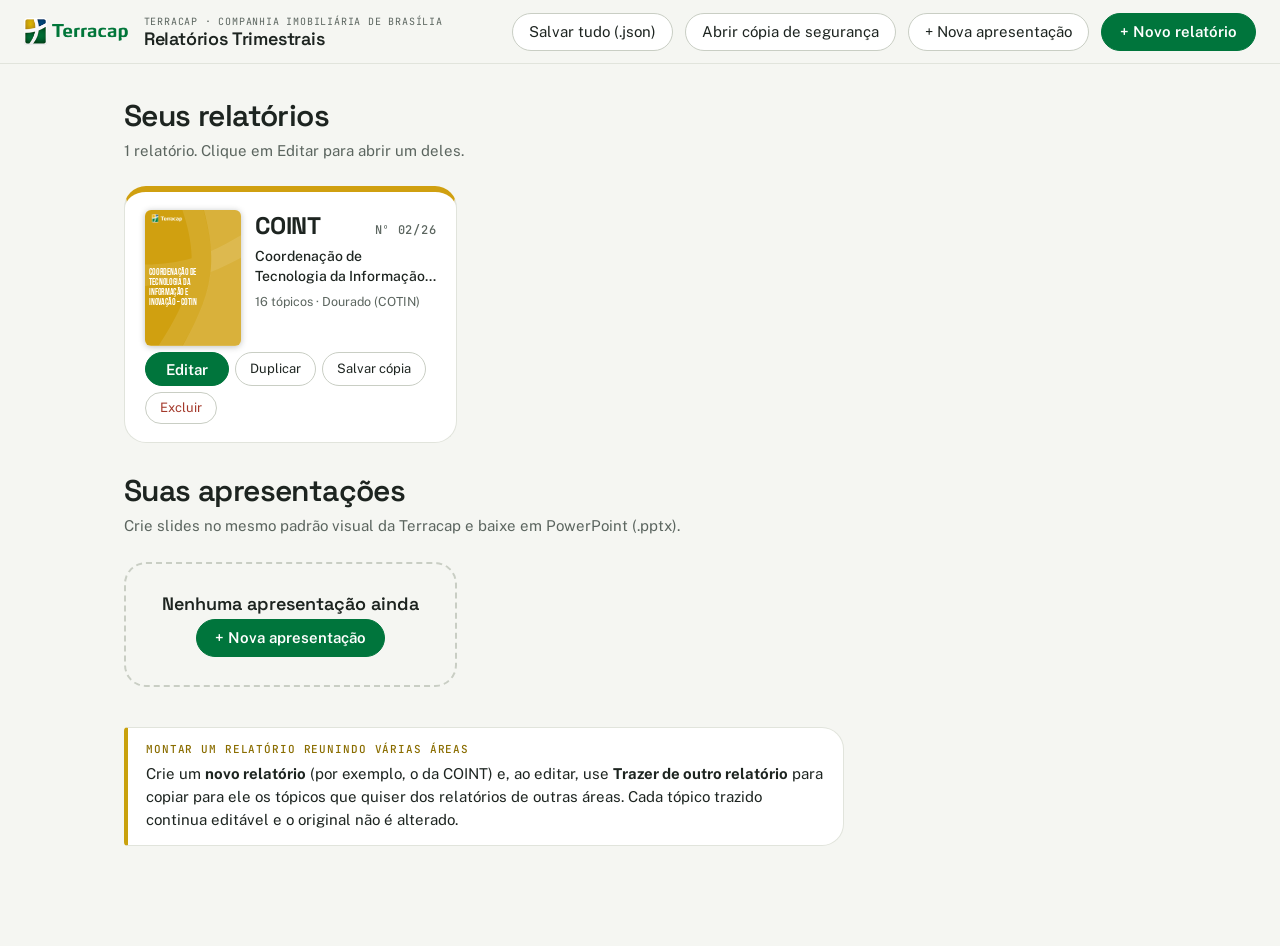
<file: index.html>
<!doctype html>
<html lang="pt-BR">
<head>
<meta charset="utf-8">
<meta name="viewport" content="width=device-width,initial-scale=1">
<title>Relatórios Trimestrais</title>
<link rel="preconnect" href="https://fonts.googleapis.com">
<link rel="preconnect" href="https://fonts.gstatic.com" crossorigin>
<link href="https://fonts.googleapis.com/css2?family=Bebas+Neue&family=Inter:wght@300;400;500;600;700&family=Space+Grotesk:wght@400;500;600;700&family=Public+Sans:wght@400;500;600;700&family=JetBrains+Mono:wght@400;500&display=swap" rel="stylesheet">
<link rel="stylesheet" href="app.css?v=13">
<link rel="stylesheet" href="report.css?v=7">
<link rel="stylesheet" href="slides.css?v=1">
</head>
<body class="home">
<header id="appbar">
  <img class="mark" src="assets/logo-verde.png" alt=""><span class="brand"><small>Terracap · Companhia Imobiliária de Brasília</small>Relatórios Trimestrais</span>
  <span class="spacer"></span>
  <button class="bar-btn" data-act="salvar-tudo" title="Baixa um único arquivo .json com todos os relatórios e apresentações">Salvar tudo (.json)</button>
  <button class="bar-btn" data-act="importar" title="Abre um arquivo salvo anteriormente: um relatório, uma apresentação ou o ambiente completo">Abrir cópia de segurança</button>
  <button class="bar-btn" data-act="nova-apr">+ Nova apresentação</button>
  <button class="primary" data-act="novo">+ Novo relatório</button>
  <input type="file" id="file-import" accept="application/json" multiple hidden>
</header>

<main id="home">
  <div class="home-h">
    <h1>Seus relatórios</h1>
    <p id="home-sub" class="home-sub"></p>
  </div>
  <div id="cards" class="cards"></div>
  <div class="home-h home-h2">
    <h1>Suas apresentações</h1>
    <p id="deck-sub" class="home-sub"></p>
  </div>
  <div id="decks" class="cards"></div>
  <aside class="tip home-tip">
    <span class="eyebrow">Montar um relatório reunindo várias áreas</span>
    <p>Crie um <b>novo relatório</b> (por exemplo, o da COINT) e, ao editar, use <b>Trazer de outro relatório</b> para copiar para ele os tópicos que quiser dos relatórios de outras áreas. Cada tópico trazido continua editável e o original não é alterado.</p>
  </aside>
</main>

<div id="toasts"></div>

<dialog id="dlg-novo" aria-labelledby="dlg-novo-t">
  <form method="dialog" id="form-novo">
    <h2 id="dlg-novo-t">Novo relatório</h2>
    <div class="row">
      <label class="f"><span class="lb">Sigla do setor</span><input type="text" id="n-sigla" placeholder="Ex.: COINT" required></label>
      <label class="f"><span class="lb">Nº do relatório</span><input type="text" id="n-numero" placeholder="Ex.: 02/26" required></label>
    </div>
    <label class="f"><span class="lb">Nome do setor</span><input type="text" id="n-setor" placeholder="Ex.: Coordenação de Tecnologia da Informação e Inovação"></label>
    <label class="sw f" id="n-trazer-w"><input type="checkbox" id="n-trazer"><span class="trk" aria-hidden="true"></span><span class="sl"><b>Começar trazendo conteúdo de outros relatórios</b><small>Útil para um relatório geral que reúne várias áreas.</small></span></label>
    <div class="dlg-b">
      <button type="button" data-act="novo-fechar">Cancelar</button>
      <button class="primary" type="submit">Criar e editar</button>
    </div>
  </form>
</dialog>

<dialog id="dlg-apr" aria-labelledby="dlg-apr-t">
  <form method="dialog" id="form-apr">
    <h2 id="dlg-apr-t">Nova apresentação</h2>
    <label class="f"><span class="lb">Nome da apresentação</span><input type="text" id="a-titulo" placeholder="Ex.: Relatório do 2º trimestre de 2026" required></label>
    <label class="f"><span class="lb">Começar com</span><select id="a-base"><option value="vazia">Capa e um slide de texto</option><option value="exemplo">Exemplo com um slide de cada modelo</option></select></label>
    <label class="f" id="a-rel-w"><span class="lb">Ou criar a partir de um relatório</span><select id="a-rel"><option value="">— nenhum —</option></select></label>
    <div class="dlg-b">
      <button type="button" data-act="apr-fechar">Cancelar</button>
      <button class="primary" type="submit">Criar e editar</button>
    </div>
  </form>
</dialog>

<script src="assets/shapes.js"></script>
<script src="assets/slide-assets.js"></script>
<script src="store.js?v=13"></script>
<script src="slides.js?v=4"></script>
<script src="slide-livre.js?v=3"></script>
<script src="home.js?v=15"></script>
</body>
</html>
</file>
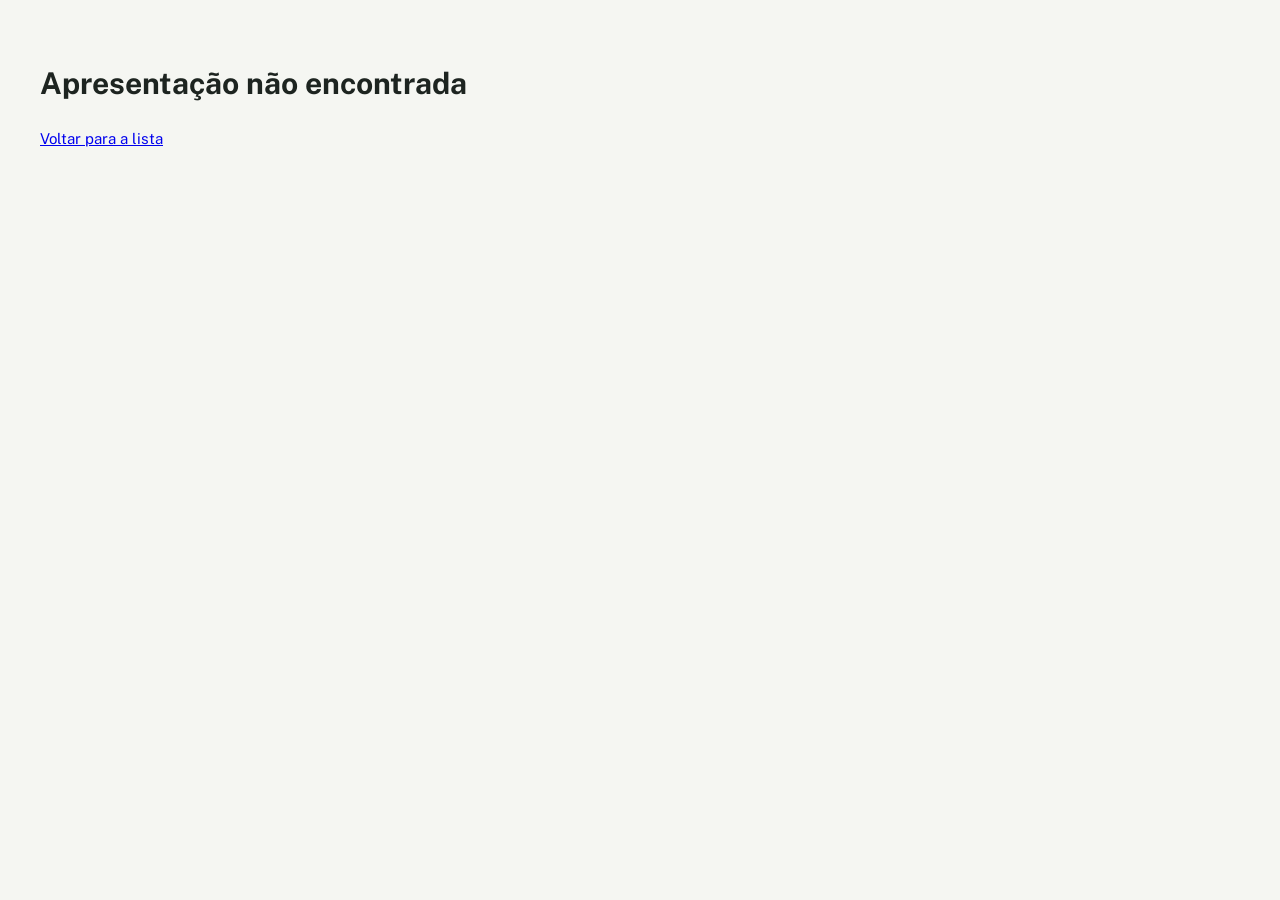
<file: apresentacao.html>
<!doctype html>
<html lang="pt-BR">
<head>
<meta charset="utf-8">
<meta name="viewport" content="width=device-width,initial-scale=1">
<title>Editar apresentação</title>
<link rel="preconnect" href="https://fonts.googleapis.com">
<link rel="preconnect" href="https://fonts.gstatic.com" crossorigin>
<link href="https://fonts.googleapis.com/css2?family=Bebas+Neue&family=Inter:wght@300;400;500;600;700&family=Space+Grotesk:wght@400;500;600;700&family=Public+Sans:wght@400;500;600;700&family=JetBrains+Mono:wght@400;500&display=swap" rel="stylesheet">
<link rel="stylesheet" href="app.css?v=13">
<link rel="stylesheet" href="slides.css?v=4">
</head>
<body class="deck">
<header id="appbar">
  <a class="bar-btn back" href="index.html" title="Voltar para a lista">← Todos</a>
  <span class="rel-nome" id="deck-nome"></span>
  <details class="menu" id="menu-deck">
    <summary class="bar-btn">Opções ▾</summary>
    <div class="menu-pop">
      <button class="mi" data-act="trazer"><b>Criar slides a partir de um relatório</b><small>Gera um resumo com os pontos principais, ou um slide por tópico, no fim desta apresentação</small></button>
      <button class="mi" data-act="deck-dup"><b>Duplicar esta apresentação</b><small>Ótimo para começar o próximo trimestre aproveitando o que já existe</small></button>
      <hr>
      <button class="mi" data-act="exportar"><b>Salvar cópia de segurança</b><small>Baixa um arquivo para guardar ou levar a outro computador</small></button>
    </div>
  </details>
  <span class="spacer"></span>
  <span id="save-status" class="hide-m" role="status" aria-live="polite"></span>
  <button id="btn-undo" class="bar-btn" data-act="undo" disabled title="Desfazer a última alteração de estrutura (Ctrl+Z)">Desfazer</button>
  <button class="bar-btn" data-act="apresentar" title="Mostra os slides em tela cheia">▶ Apresentar</button>
  <button class="primary" data-act="pptx" title="Gera o arquivo PowerPoint (.pptx)">Baixar PowerPoint</button>
</header>

<nav id="mtabs" aria-label="Alternar tela">
  <button data-act="vista" data-v="lista">Slides</button>
  <button data-act="vista" data-v="prev" class="on">Ver slide</button>
  <button data-act="vista" data-v="edit">Editar</button>
</nav>

<div id="app" class="slides-app">
  <aside id="strip" aria-label="Lista de slides">
    <div id="strip-list"></div>
    <button class="primary add-slide" data-act="novo-slide">+ Novo slide</button>
  </aside>
  <main id="stage-wrap">
    <div id="toolbar">
      <span id="page-count"></span>
      <span class="hint-t">Clique num texto do slide para editar ali mesmo; clique numa imagem para trocá-la.</span>
      <button class="mini" data-act="prev" aria-label="Slide anterior">←</button>
      <button class="mini" data-act="next" aria-label="Próximo slide">→</button>
    </div>
    <div id="stage"><div id="stage-box"></div></div>
    <p id="stage-aviso" class="aviso" hidden></p>
  </main>
  <aside id="form" aria-label="Edição do slide"></aside>
</div>

<div id="toasts"></div>
<div id="show" hidden><div id="show-box"></div><button class="mini" data-act="show-sair" aria-label="Sair da apresentação">✕ Sair (Esc)</button></div>

<dialog id="dlg-novo" class="wide" aria-labelledby="dlg-novo-t">
  <h2 id="dlg-novo-t">Escolha o modelo do slide</h2>
  <div id="novo-grid" class="novo-grid"></div>
  <div class="dlg-b"><button data-act="dlg-close">Cancelar</button></div>
</dialog>

<dialog id="dlg-trazer" class="wide" aria-labelledby="dlg-trazer-t">
  <h2 id="dlg-trazer-t">Criar slides a partir de um relatório</h2>
  <p class="jn-help">Escolha o relatório. Cada tópico vira um ou mais slides (texto, indicadores, tabela ou gráfico), com as cores da área. Depois é só ajustar.</p>
  <div id="tz-lista" class="tz-lista"></div>
  <label class="f"><span class="lb">O que criar</span><select id="tz-modo"><option value="resumo">Resumo com os pontos mais importantes (poucos slides)</option><option value="completo">Todos os tópicos (um ou mais slides por tópico)</option></select><span class="help">O resumo escolhe as frases com mais números e resultados e reúne os principais indicadores. Revise antes de apresentar.</span></label>
  <div class="dlg-b">
    <button data-act="dlg-close">Cancelar</button>
    <button class="primary" id="tz-go" data-act="trazer-go" disabled>Criar slides</button>
  </div>
</dialog>

<script src="assets/pptxgen.bundle.js"></script>
<script src="assets/slide-assets.js"></script>
<script src="store.js?v=13"></script>
<script src="cores.js?v=1"></script>
<script src="edicao.js?v=1"></script>
<script src="grafico-dados.js?v=3"></script>
<script src="slides.js?v=4"></script>
<script src="slide-livre.js?v=3"></script>
<script src="apresentacao.js?v=4"></script>
</body>
</html>
</file>
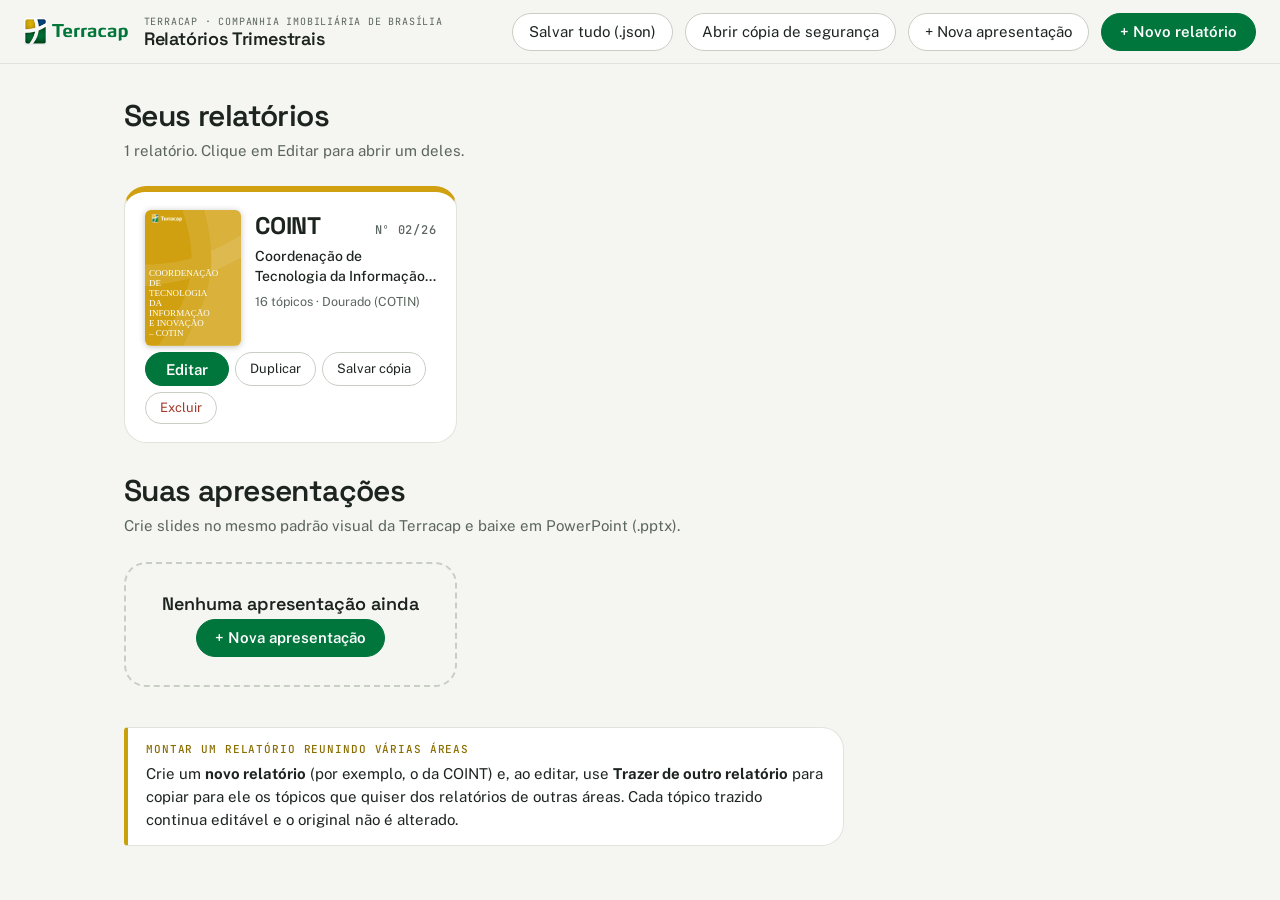
<file: editor.html>
<!doctype html>
<html lang="pt-BR">
<head>
<meta charset="utf-8">
<meta name="viewport" content="width=device-width,initial-scale=1">
<title>Editar relatório</title>
<link rel="preconnect" href="https://fonts.googleapis.com">
<link rel="preconnect" href="https://fonts.gstatic.com" crossorigin>
<link href="https://fonts.googleapis.com/css2?family=Bebas+Neue&family=Inter:wght@300;400;500;600;700&family=Space+Grotesk:wght@400;500;600;700&family=Public+Sans:wght@400;500;600;700&family=JetBrains+Mono:wght@400;500&display=swap" rel="stylesheet">
<link rel="stylesheet" href="app.css?v=13">
<link rel="stylesheet" href="report.css?v=7">
</head>
<body>
<header id="appbar">
  <a class="bar-btn back" href="index.html" title="Voltar para a lista de relatórios">← Todos os relatórios</a>
  <span class="rel-nome" id="rel-nome"></span>
  <details class="menu" id="menu-rel">
    <summary class="bar-btn">Opções ▾</summary>
    <div class="menu-pop">
      <button class="mi" data-act="trazer"><b>Trazer de outro relatório</b><small>Copia tópicos de outras áreas para dentro deste</small></button>
      <button class="mi" data-act="rel-dup"><b>Duplicar este relatório</b><small>Ótimo para começar o próximo trimestre aproveitando o texto atual</small></button>
      <hr>
      <button class="mi" data-act="juntar"><b>Juntar PDFs de outras áreas</b><small>Une este relatório e os de outras áreas em um único PDF</small></button>
      <hr>
      <button class="mi" data-act="exportar"><b>Salvar cópia de segurança</b><small>Baixa um arquivo para guardar ou levar a outro computador</small></button>
    </div>
  </details>
  <span class="spacer"></span>
  <span id="save-status" class="hide-m" role="status" aria-live="polite"></span>
 <button class="bar-btn" data-act="hist" title="Ver versões antigas e restaurar uma delas">Histórico de versões</button>
  <button id="btn-undo" class="bar-btn" data-act="undo" disabled title="Desfazer a última remoção (Ctrl+Z)">Desfazer</button>
  <button class="primary" data-act="pdf" title="Gera o arquivo PDF do relatório">Baixar PDF</button>
</header>

<nav id="mtabs" aria-label="Alternar tela">
  <button data-act="vista" data-v="edit" class="on">Editar</button>
  <button data-act="vista" data-v="prev">Ver relatório</button>
</nav>

<div id="app">
  <aside id="editor" aria-label="Edição do relatório">
    <nav id="tabs" role="tablist" aria-label="Etapas"></nav>
    <div id="ed-body"></div>
  </aside>
  <main id="preview-wrap">
    <div id="hist-bar" hidden role="status"><span id="hist-txt"></span><span class="hist-b"><button class="primary mini" id="hist-rest" data-act="hist-restaurar">Restaurar esta versão</button><button class="mini" data-act="hist-sair">Voltar ao relatório atual</button></span></div>
    <div id="toolbar">
      <span id="page-count"></span>
      <span class="hint-t">Clique num texto da página para editar ali mesmo; clique fora do texto para abrir o trecho no painel.</span>
      <div class="zoom" role="group" aria-label="Zoom da visualização">
        <button class="mini" data-act="zoom-out" aria-label="Diminuir zoom" title="Diminuir">−</button>
        <span id="zoom-lbl">100%</span>
        <button class="mini" data-act="zoom-in" aria-label="Aumentar zoom" title="Aumentar">+</button>
        <button class="mini" data-act="zoom-fit" title="Ajusta a página à largura da tela">Ajustar à tela</button>
      </div>
    </div>
    <div id="preview"><div class="pages" id="pages"></div></div>
  </main>
</div>

<div id="toasts"></div>

<dialog id="dlg-pdf" aria-labelledby="dlg-pdf-t">
  <h2 id="dlg-pdf-t">Como salvar o PDF</h2>
  <p>Vai abrir a janela de impressão do navegador. Nela, confira estas 3 opções:</p>
  <ol>
    <li><b>Destino:</b> escolha <i>Salvar como PDF</i>.</li>
    <li><b>Margens:</b> escolha <i>Nenhuma</i>.</li>
    <li><b>Mais definições:</b> marque <i>Gráficos de segundo plano</i> (senão as cores somem).</li>
  </ol>
  <label class="chk"><input type="checkbox" id="pdf-naomostrar"> Não mostrar este aviso de novo</label>
  <div class="dlg-b">
    <button data-act="dlg-close">Cancelar</button>
    <button class="primary" data-act="pdf-go">Entendi, abrir impressão</button>
  </div>
</dialog>

<dialog id="dlg-trazer" class="wide" aria-labelledby="dlg-trazer-t">
  <h2 id="dlg-trazer-t">Trazer de outro relatório</h2>
  <p class="jn-help">Marque os tópicos que quer copiar. Eles entram no <b>fim</b> deste relatório e você pode editá-los, mover ou remover à vontade. O relatório de origem não é alterado.</p>
  <div id="tz-lista" class="tz-lista"></div>
  <p id="tz-resumo" class="jn-resumo" role="status"></p>
  <div class="dlg-b">
    <button data-act="trazer-fechar">Cancelar</button>
    <button class="primary" id="tz-go" data-act="trazer-go" disabled>Trazer para este relatório</button>
  </div>
</dialog>

<dialog id="dlg-juntar" aria-labelledby="dlg-juntar-t">
  <h2 id="dlg-juntar-t">Juntar PDFs em um só</h2>
  <p class="jn-help">1. Baixe o PDF deste relatório (botão <b>Baixar PDF</b>).<br>2. Adicione abaixo esse PDF e os das outras áreas.<br>3. Ordene e clique em <b>Gerar PDF único</b>.</p>
  <ul id="jn-lista" class="jn-lista"></ul>
  <button type="button" class="jn-add" data-act="juntar-add">+ Adicionar PDFs</button>
  <input type="file" id="file-juntar" accept="application/pdf,.pdf" multiple hidden>
  <p id="jn-resumo" class="jn-resumo" role="status"></p>
  <div class="dlg-b">
    <button data-act="juntar-fechar">Fechar</button>
    <button class="primary" id="jn-go" data-act="juntar-go" disabled>Gerar PDF único</button>
  </div>
</dialog>

<script src="assets/pdf-lib.min.js"></script>
<script src="assets/shapes.js"></script>
<script src="store.js?v=13"></script>
<script src="historico.js?v=7"></script>
<script src="cores.js?v=1"></script>
<script src="edicao.js?v=1"></script>
<script src="grafico-dados.js?v=3"></script>
<script src="app.js?v=11"></script>
</body>
</html>
</file>
<file: app.css>
:root{--ink:#1D2420;--muted:#5b655f;--line:#e1e4dc;--bg:#F5F6F2;--brand:#00753C;--brand-d:#005c2f;--brand-ink:#fff;--blue:#003D6B;--gold:#C9A10D;--focus:#003D6B;--danger:#A3382A;--display:'Space Grotesk',system-ui,sans-serif;--mono:'JetBrains Mono',ui-monospace,monospace}
*{box-sizing:border-box}
html,body{height:100%;margin:0}
body{font:15px/1.55 "Public Sans",system-ui,sans-serif;color:var(--ink);background:var(--bg);display:flex;flex-direction:column}
[hidden]{display:none!important}
:focus-visible{outline:3px solid var(--focus);outline-offset:2px}
.sr{position:absolute;width:1px;height:1px;overflow:hidden;clip:rect(0 0 0 0);white-space:nowrap}

/* ---- botões ---- */
button,.btn{font:inherit;min-height:38px;border:1px solid #c9cec4;background:#fff;border-radius:999px;padding:6px 18px;cursor:pointer;color:var(--ink);display:inline-flex;align-items:center;justify-content:center;gap:6px;transition:transform .15s,box-shadow .15s,border-color .15s,background .15s}
button:hover:not(:disabled),.btn:hover{background:#fff;border-color:var(--brand);transform:translateY(-1px)}
button:disabled{opacity:.4;cursor:default}
button.primary{background:var(--brand);border-color:var(--brand);color:#fff;font-weight:600}
button.primary:hover:not(:disabled){background:var(--brand-d);border-color:var(--brand-d)}
button.danger{color:var(--danger)}
button.mini{min-height:32px;padding:3px 14px;font-size:13px}
button.ico{min-width:34px;min-height:34px;padding:0;border-color:transparent;background:transparent;font-size:15px;border-radius:50%}
button.ico:hover:not(:disabled){background:#eceee7;transform:none;border-color:transparent}

/* ---- barra superior ---- */
#appbar{display:flex;align-items:center;gap:12px;padding:0 24px;height:64px;background:var(--bg);color:var(--ink);border-bottom:1px solid var(--line);flex:none}
.brand{font:600 18px/1.1 var(--display);color:var(--ink);white-space:nowrap;display:flex;flex-direction:column;letter-spacing:-.01em}
.brand small{font:400 10px/1.4 var(--mono);letter-spacing:.08em;text-transform:uppercase;color:var(--muted)}
.mark{height:28px;width:auto;flex:none;object-fit:contain}
.spacer{flex:1}
#appbar select{background:#fff;color:var(--ink);border:1px solid #c9cec4;max-width:260px;min-height:38px;border-radius:999px;padding:4px 14px;font:inherit}
.bar-btn{background:#fff;color:var(--ink);border:1px solid #c9cec4;border-radius:999px;min-height:38px;padding:6px 16px;cursor:pointer;display:inline-flex;align-items:center}
.bar-btn:hover{border-color:var(--brand)}
#save-status{font:500 11px var(--mono);letter-spacing:.06em;text-transform:uppercase;color:var(--brand);border:1px solid var(--brand);background:#e6f2ec;border-radius:999px;padding:3px 12px;white-space:nowrap}
#save-status.err{color:var(--danger);border-color:var(--danger);background:#f6e4e1}
details.menu{position:relative}
details.menu>summary{list-style:none}
details.menu>summary::-webkit-details-marker{display:none}
.menu-pop{position:absolute;left:0;top:calc(100% + 8px);background:#fff;color:var(--ink);border:1px solid var(--line);border-radius:22px;box-shadow:0 12px 32px rgba(29,36,32,.14);width:340px;max-width:90vw;padding:8px;z-index:30}
.menu-pop hr{border:0;border-top:1px solid var(--line);margin:6px 0}
button.mi{display:flex;flex-direction:column;align-items:flex-start;text-align:left;width:100%;border:0;background:none;padding:8px 14px;gap:0;border-radius:14px}
button.mi:hover{background:var(--bg);transform:none}
button.mi small{color:var(--muted);font-size:12.5px}
button.mi.danger b{color:var(--danger)}

/* ---- abas móveis ---- */
#mtabs{display:none}

/* ---- layout ---- */
#app{display:grid;grid-template-columns:clamp(400px,38vw,560px) 1fr;flex:1;min-height:0}
#editor{min-width:0;background:var(--bg);border-right:1px solid var(--line);display:flex;flex-direction:column;min-height:0}
#tabs{display:flex;border-bottom:1px solid var(--line);flex:none;background:var(--bg)}
.tab{flex:1;border:0;border-bottom:2px solid transparent;border-radius:0;background:none;min-height:56px;padding:0 6px;font:500 11px var(--mono);letter-spacing:.04em;text-transform:uppercase;color:var(--muted);gap:6px;transform:none!important}
.tab .n{width:22px;height:22px;border-radius:50%;border:1.5px solid #b9c0b4;display:grid;place-items:center;font:500 11px var(--mono);color:var(--muted);flex:none}
.tab.on{border-bottom-color:var(--brand);color:var(--ink);font-weight:700}
.tab.on .n{background:var(--brand);border-color:var(--brand);color:#fff}
#ed-body{overflow:auto;padding:18px 18px 80px;flex:1}

/* ---- conteúdo do editor ---- */
.lead{color:var(--muted);margin:0 0 24px;padding-bottom:18px;border-bottom:1px solid var(--line);position:relative}
.lead::after{content:"";position:absolute;left:50%;bottom:-10px;width:34px;height:12px;transform:translateX(-50%);background:var(--bg) url(assets/logo.png) center/contain no-repeat border-box;background-origin:content-box;box-sizing:content-box;padding:0 5px;border:1px solid var(--line);border-radius:8px}
.card{border:1px solid var(--line);border-radius:22px;padding:20px;margin-bottom:16px;background:#fff}
.card>h2{margin:0 0 14px;font:600 18px var(--display);letter-spacing:-.01em}
.tip{background:#fff;border:1px solid var(--line);border-left:4px solid var(--gold);border-radius:4px 22px 22px 4px;padding:14px 18px;margin-bottom:20px}
.eyebrow{display:block;font:500 11px var(--mono);letter-spacing:.08em;text-transform:uppercase;color:#8a6d00;margin-bottom:6px}
.tip ol{margin:0 0 8px;padding-left:20px}
.f{display:block;margin:0 0 14px}
.lb{display:block;font:600 14px var(--display);margin-bottom:4px}
.lbrow{display:flex;align-items:center;justify-content:space-between;gap:8px;margin-bottom:4px}
.lbrow .lb{margin:0}
.help{display:block;color:var(--muted);font-size:13px;margin:0 0 6px}
input[type=text],input[type=number],textarea,select{width:100%;min-height:42px;border:1px solid #c9cec4;border-radius:14px;padding:9px 14px;background:#fff;color:var(--ink);font:inherit}
input:focus,textarea:focus,select:focus{border-color:var(--focus)}
textarea{min-height:96px;resize:vertical}
input[type=range]{width:100%;accent-color:#00753C}
.rv{font-weight:400;color:var(--muted);margin-left:6px}
label.chk{display:flex;gap:8px;align-items:center;font-size:14px;margin:12px 0}
label.chk input{width:18px;height:18px}
label.sw{display:flex;gap:12px;align-items:flex-start;cursor:pointer;position:relative;margin:0 0 14px}
label.sw input{position:absolute;opacity:0;width:1px;height:1px}
.trk{flex:none;width:42px;height:24px;border-radius:12px;background:#9aa39b;position:relative;transition:.15s;margin-top:1px}
.trk::after{content:'';position:absolute;left:3px;top:3px;width:18px;height:18px;border-radius:50%;background:#fff;transition:.15s}
label.sw input:checked+.trk{background:var(--brand)}
label.sw input:checked+.trk::after{left:21px}
label.sw input:focus-visible+.trk{outline:3px solid var(--focus);outline-offset:2px}
.sl b{display:block;font:600 14px var(--display)}
.sl small{display:block;color:var(--muted);font-size:13px}
.optbox{border:1px solid var(--line);border-radius:22px;padding:16px 18px;margin-bottom:12px;background:#fff}
.nested{margin-top:14px;padding-top:14px;border-top:1px dashed var(--line)}
.nested .f:last-child{margin-bottom:0}
.swatches{display:grid;grid-template-columns:1fr 1fr;gap:8px}
.swatch{justify-content:flex-start;text-align:left;font-size:13.5px;min-height:44px}
.swatch i{width:20px;height:20px;border-radius:50%;flex:none;border:1px solid rgba(0,0,0,.2)}
.swatch.on{border-color:var(--brand);box-shadow:inset 0 0 0 1px var(--brand);font-weight:700}
.lrow{display:flex;gap:4px;margin-bottom:6px;align-items:center}
.img-f{display:flex;gap:8px;align-items:center;flex-wrap:wrap}
.thumb{max-width:100%;max-height:110px;border:1px solid var(--line);border-radius:6px;display:block}
.row{display:flex;gap:8px;flex-wrap:wrap}
.row>*{flex:1;min-width:110px}
.sub{border:1px solid var(--line);border-radius:16px;padding:12px;margin-bottom:10px;background:var(--bg)}
.sub-h{display:flex;justify-content:space-between;align-items:center;font-size:13px;font-weight:600;margin-bottom:8px}
.grid-wrap{overflow-x:auto;border:1px solid var(--line);border-radius:16px;margin-bottom:8px;background:#fff}
table.grid{border-collapse:collapse;width:100%}
.grid th,.grid td{padding:4px;border-bottom:1px solid var(--line);vertical-align:top;min-width:140px;font-weight:400}
.grid th{background:#e8eef4}
.grid .act{min-width:0;width:38px;text-align:center}
.grid .gh{display:flex;gap:2px;align-items:center}
.grid input,.grid textarea{min-height:36px;font-size:13.5px;padding:6px 8px}
.grid textarea{min-height:56px}

/* ---- tópicos e blocos ---- */
.sec-t{display:flex;align-items:center;justify-content:space-between;margin:0 0 10px}
.sec-t h2{margin:0;font:600 18px var(--display)}
.vazio{border:2px dashed #c9cec4;border-radius:22px;padding:28px 16px;text-align:center;color:var(--muted);margin-bottom:12px}
.vazio b{display:block;color:var(--ink);font:600 18px var(--display);margin-bottom:4px}
.vazio-s{color:var(--muted);margin:0 0 12px;font-size:14px}
.secao{border:1px solid var(--line);border-radius:22px;margin-bottom:10px;background:#fff;overflow:hidden;transition:transform .15s,box-shadow .15s}
.secao:not([open]):hover{transform:translateY(-2px);box-shadow:0 6px 16px rgba(29,36,32,.08)}
.secao[open]{border-color:#c9cec4}
.secao>summary{cursor:pointer;padding:8px 8px 8px 12px;display:flex;gap:10px;align-items:center;list-style:none;min-height:58px}
.secao>summary::-webkit-details-marker{display:none}
.secao>summary:hover{background:#fbfbf9}
.num{flex:none;width:30px;height:30px;border-radius:50%;border:1.5px solid var(--brand);color:var(--brand);font:600 13px var(--display);display:grid;place-items:center}
.secao .tt{flex:1;font:600 15px/1.3 var(--display);min-width:0;display:-webkit-box;-webkit-line-clamp:2;-webkit-box-orient:vertical;overflow:hidden}
.cnt{font:400 11px var(--mono);letter-spacing:.04em;text-transform:uppercase;color:var(--muted);white-space:nowrap}
.acts{display:flex;flex:none}
.chev{flex:none;transition:transform .15s;color:var(--muted)}
.chev::before{content:'▾'}
.secao[open] .chev{transform:rotate(180deg)}
.secao-body{padding:16px;border-top:1px solid var(--line);background:var(--bg)}
.blocos-t{font:500 11px var(--mono);text-transform:uppercase;letter-spacing:.08em;color:var(--blue);margin:8px 0 12px}
.item{border:1px solid var(--line);border-left:4px solid var(--blue);border-radius:4px 20px 20px 4px;padding:14px;margin-bottom:12px;background:#fff}
.item-h{display:flex;align-items:center;gap:8px;margin-bottom:12px;font:600 15px var(--display)}
.item-h .sp{flex:1}
.item-h .ic,button.pk .ic{font:500 10px var(--mono);letter-spacing:.08em;color:var(--blue);border:1px solid var(--blue);border-radius:999px;padding:1px 9px;background:#e8eef4}
.add-big{width:100%;border:2px dashed #b9c0b4;min-height:48px;font-weight:600;background:transparent;color:var(--brand)}
.picker{border:1px solid var(--brand);border-radius:22px;padding:14px;background:#fff}
.picker-h{display:flex;justify-content:space-between;align-items:center;margin-bottom:10px}
.picker-g{display:grid;grid-template-columns:1fr 1fr;gap:8px}
button.pk{flex-direction:column;align-items:flex-start;justify-content:flex-start;text-align:left;padding:12px 14px;min-height:96px;gap:4px;border-radius:18px}
button.pk small{color:var(--muted);font-size:12.5px;font-weight:400;line-height:1.3}
.nav-b{display:flex;justify-content:space-between;gap:8px;margin-top:20px}
.flash{animation:flash 1.6s}
@keyframes flash{0%,70%{box-shadow:0 0 0 4px var(--gold)}100%{box-shadow:0 0 0 0 transparent}}

/* ---- visualização ---- */
#preview-wrap{display:flex;flex-direction:column;min-width:0;min-height:0}
#toolbar{display:flex;gap:12px;align-items:center;padding:8px 24px;background:var(--bg);border-bottom:1px solid var(--line);flex-wrap:wrap;min-height:56px}
#page-count{font:500 11px var(--mono);letter-spacing:.08em;text-transform:uppercase;white-space:nowrap;color:var(--blue);border:1px solid var(--blue);background:#e8eef4;border-radius:999px;padding:3px 12px}
.hint-t{color:var(--muted);font-size:13px;margin-right:auto}
.zoom{display:flex;align-items:center;gap:4px}
#zoom-lbl{min-width:48px;text-align:center;font-size:13px;font-variant-numeric:tabular-nums}
#preview{overflow:auto;padding:28px;flex:1;background:#e9ebe4}
@media screen{
  .pages [data-si],.pages .page.capa,.pages .page.intro,.pages .page.sumario{cursor:pointer}
  .pages [data-si]:hover{outline:2px dashed var(--brand-d);outline-offset:3px}
}

/* ---- avisos ---- */
#toasts{position:fixed;left:50%;bottom:20px;transform:translateX(-50%);display:flex;flex-direction:column;gap:8px;z-index:50;align-items:center;width:max-content;max-width:92vw}
.toast{background:var(--ink);color:#fff;border-radius:999px;padding:10px 20px;display:flex;gap:14px;align-items:center;box-shadow:0 8px 24px rgba(29,36,32,.3);font-size:14px}
.toast button{background:transparent;color:#e6c55a;border:0;font-weight:700;min-height:28px;padding:0 4px;transform:none}
.toast button:hover{background:transparent;text-decoration:underline}
dialog{border:0;border-radius:22px;padding:28px;max-width:480px;width:92vw;box-shadow:0 20px 50px rgba(29,36,32,.35);color:var(--ink);background:#fff}
dialog::backdrop{background:rgba(0,0,0,.45)}
dialog h2{margin:0 0 8px;font:600 22px var(--display)}
dialog ol{padding-left:20px}
dialog li{margin-bottom:6px}
.jn-help{font-size:14px;color:var(--muted);margin:0 0 12px}
.jn-lista{list-style:none;margin:0 0 10px;padding:0;display:flex;flex-direction:column;gap:6px;max-height:42vh;overflow:auto}
.jn-lista li{display:flex;align-items:center;gap:6px;padding:8px 10px;border:1px solid var(--line,#ddd);border-radius:12px;background:var(--bg)}
.jn-lista .jn-n{flex:1;min-width:0;font-size:14px;overflow:hidden;text-overflow:ellipsis;white-space:nowrap}
.jn-lista .jn-n small{display:block;color:var(--muted);font-size:12px}
.jn-lista button{padding:4px 9px}
.jn-add{width:100%}
.jn-resumo{font-size:13px;color:var(--muted);margin:10px 0 0;min-height:1em}
.dlg-b{display:flex;justify-content:flex-end;gap:8px;margin-top:16px}

/* ---- telas pequenas ---- */
@media (max-width:900px){
  .brand,.hide-m,.hint-t{display:none}
  #appbar{padding:0 10px;gap:8px}
  #appbar select{max-width:none;flex:1;min-width:0}
  .sel-wrap{flex:1;min-width:0;display:flex}
  .spacer{display:none}
  #mtabs{display:flex;background:#fff;border-bottom:1px solid var(--line)}
  #mtabs button{flex:1;border:0;border-bottom:3px solid transparent;border-radius:0;min-height:46px;background:none}
  #mtabs button.on{border-bottom-color:var(--brand-d);font-weight:700}
  #app{grid-template-columns:minmax(0,1fr)}
  #appbar .primary{padding:6px 10px}
  #preview-wrap{display:none}
  body.ver-previa #preview-wrap{display:flex}
  body.ver-previa #editor{display:none}
  .tab{font-size:12px}
  .picker-g,.swatches{grid-template-columns:1fr}
}
@media print{
  html,body{height:auto;background:none;display:block}
  #appbar,#mtabs,#toasts,#toolbar,#editor,dialog{display:none!important}
  #app{display:block;height:auto}
  #preview-wrap{display:block!important}
  #preview{overflow:visible;padding:0}
}

@media (max-width:900px){.brand small,.mark{display:none}}

/* ---- editor: barra e tópicos trazidos ---- */
a.bar-btn{text-decoration:none;color:var(--ink);white-space:nowrap}
.rel-nome{font:600 15px var(--display);white-space:nowrap;overflow:hidden;text-overflow:ellipsis;min-width:0}
.sec-b{display:flex;gap:6px;flex-wrap:wrap;justify-content:flex-end}
.orig{display:block;font:400 11px var(--mono);letter-spacing:.04em;text-transform:uppercase;color:#8a6d00;margin-top:2px}
dialog.wide{max-width:640px}
.tz-lista{max-height:50vh;overflow:auto;display:flex;flex-direction:column;gap:12px;margin-bottom:4px}
.tz-rel{border:1px solid var(--line);border-radius:18px;padding:12px 14px;margin:0;min-width:0}
.tz-rel legend{display:flex;align-items:center;gap:8px;font:600 14px var(--display);padding:0 6px}
.tz-rel legend i{width:12px;height:12px;border-radius:50%;flex:none}
.tz-rel legend small{font:400 12px "Public Sans",sans-serif;color:var(--muted);max-width:280px;overflow:hidden;text-overflow:ellipsis;white-space:nowrap}
.tz-all{margin-bottom:6px}
.tz-i{display:flex;gap:10px;align-items:flex-start;padding:6px 4px;border-radius:10px;cursor:pointer}
.tz-i:hover{background:var(--bg)}
.tz-i input{width:18px;height:18px;margin-top:2px;flex:none;accent-color:#00753C}
.tz-i b{display:block;font-weight:600;font-size:14px;line-height:1.35}
.tz-i small{color:var(--muted);font-size:12.5px}
.tz-vazio{color:var(--muted);margin:6px 0}

/* ---- página inicial: lista de relatórios ---- */
body.home{height:auto;min-height:100%}
#home{max-width:1080px;width:100%;margin:0 auto;padding:32px 24px 80px}
.home-h h1{margin:0;font:600 30px var(--display);letter-spacing:-.02em}
.home-sub{color:var(--muted);margin:4px 0 24px}
.cards{display:grid;grid-template-columns:repeat(auto-fill,minmax(300px,1fr));gap:16px;margin-bottom:28px}
.rcard{background:#fff;border:1px solid var(--line);border-top:6px solid var(--tema);border-radius:22px;padding:18px 20px;display:flex;flex-direction:column;gap:6px;transition:transform .15s,box-shadow .15s}
.rcard:hover{transform:translateY(-2px);box-shadow:0 8px 20px rgba(29,36,32,.09)}
.rc-main{display:flex;gap:14px;align-items:flex-start}
.rc-info{flex:1;min-width:0;display:flex;flex-direction:column;gap:6px}
.rc-prev{flex:none;display:block;width:96px;height:136px;border-radius:6px;overflow:hidden;box-shadow:0 1px 6px rgba(29,36,32,.28);position:relative}
.rc-thumb{position:absolute;left:0;top:0;width:595px;height:842px;transform:scale(.1613);transform-origin:0 0;pointer-events:none}
.rc-thumb .page{margin:0;box-shadow:none}
.rc-top{display:flex;justify-content:space-between;align-items:baseline;gap:8px}
.rc-sigla{font:700 24px var(--display);letter-spacing:-.01em}
.rc-num{font:500 12px var(--mono);letter-spacing:.06em;text-transform:uppercase;color:var(--muted)}
.rc-setor{margin:0;font:500 14px/1.4 "Public Sans",sans-serif;color:var(--ink);display:-webkit-box;-webkit-line-clamp:2;-webkit-box-orient:vertical;overflow:hidden;min-height:2.8em}
.rc-meta{margin:0 0 10px;font-size:12.5px;color:var(--muted)}
.rc-acts{display:flex;gap:6px;flex-wrap:wrap;margin-top:auto}
.rc-acts .btn{text-decoration:none;min-height:34px;padding:3px 20px}
.home-tip{max-width:720px}
.home-tip p{margin:0}
@media (max-width:900px){#home{padding:20px 14px 80px}.rel-nome{flex:1}}
.rc-acts a.btn.primary{background:var(--brand);border-color:var(--brand);color:#fff;font-weight:600}
.rc-acts a.btn.primary:hover{background:var(--brand-d);border-color:var(--brand-d)}

/* ---- histórico de versões ---- */
#hist-bar{display:flex;align-items:center;justify-content:space-between;gap:12px;flex-wrap:wrap;padding:10px 24px;background:#fff6d8;border-bottom:1px solid #e6d28a;font-size:14px}
#hist-bar[hidden]{display:none}
.hist-b{display:flex;gap:8px;flex-wrap:wrap}
.hist-h{display:flex;align-items:center;justify-content:space-between;margin-bottom:10px}
.hist-h h2{margin:0;font:600 20px var(--display)}
.hist-nova{padding:14px 16px}
.hist-nova .f{margin-bottom:8px}
.hist-lista{list-style:none;margin:0;padding:0}
.hist-dia{font:500 11px var(--mono);letter-spacing:.08em;text-transform:uppercase;color:var(--blue);margin:16px 0 6px}
button.hv{width:100%;justify-content:flex-start;text-align:left;border-radius:16px;border-color:transparent;background:transparent;padding:8px 12px;gap:12px;min-height:54px}
button.hv:hover{background:#fff;border-color:var(--line);transform:none}
button.hv.on{background:#fff;border-color:var(--brand);box-shadow:inset 0 0 0 1px var(--brand)}
.hv-t{font:500 12px var(--mono);color:var(--muted);flex:none;width:44px}
.hv-n b{display:block;font:500 14px var(--display)}
.hv-n b.nomeada{font-weight:700;color:var(--brand-d)}
.hv-n small{color:var(--muted);font-size:12.5px}
body.em-historico #toolbar .hint-t{display:none}
body.em-historico #btn-undo{display:none}

/* enquadramento da foto da capa */
.enq{margin:6px 0 10px}
.enq-box{position:relative;overflow:hidden;width:150px;aspect-ratio:595/842;border:1px solid var(--line);border-radius:6px;background:#eee;cursor:grab;touch-action:none}
.enq-box:active{cursor:grabbing}
.enq-box img{position:absolute;max-width:none;user-select:none;pointer-events:none}
.enq-ctl{display:flex;gap:10px;align-items:center;margin-top:6px;flex-wrap:wrap}
.enq-ctl label{display:flex;gap:6px;align-items:center}

/* ---- edição direta no texto (edicao.js) ---- */
@media screen{
  [data-ed][contenteditable=true]{cursor:text;outline:1px dashed transparent;outline-offset:2px;border-radius:2px;transition:outline-color .15s,background-color .15s}
  [data-ed][contenteditable=true]:hover{outline-color:rgba(0,117,60,.7)}
  [data-ed][contenteditable=true]:empty{min-width:2em;min-height:1em}
  [data-ed][contenteditable=true]:empty::before{content:'Digite aqui…';opacity:.45}
  [data-ed][data-ph][contenteditable=true]:empty::before{content:attr(data-ph)}
  [data-ed].ed-on,[data-ed].ed-on:focus-visible{outline:2px solid #2b7cff!important;outline-offset:2px;background-color:rgba(43,124,255,.07)}
  .pages [data-si]:has([data-ed]:hover),.pages [data-si]:has(.ed-on){outline-color:transparent}
  .page:has(.ed-on),.page:has(.ed-on) .body{overflow:visible;z-index:3} /* o texto que cresce não some enquanto se digita */
  .sld [data-ed][contenteditable=true]{outline-width:3px;outline-offset:4px}
  .sld [data-ed].ed-on,.sld [data-ed].ed-on:focus-visible{outline-width:5px!important;outline-offset:6px}
  .sld [data-edf],.sld [data-img]{cursor:pointer}
  .sld [data-edf]:hover,.sld [data-img]:hover{outline:3px dashed rgba(0,117,60,.7);outline-offset:4px}
  .sld .ed-on[data-em=L]{counter-reset:it}
  .sld .ed-on[data-em=L]>div::before{counter-increment:it;content:counter(it) ". "}
}
#ed-barra{position:fixed;z-index:60;display:flex;gap:6px;align-items:center;background:#fff;border:1px solid var(--line);border-radius:999px;padding:4px 6px;box-shadow:0 6px 20px rgba(29,36,32,.22)}
#ed-barra .mini{min-height:30px}
#ed-barra .ed-dica{font:500 11px var(--mono);color:var(--muted);padding:0 6px;white-space:nowrap}
@media print{#ed-barra{display:none!important}}

/* ---- roda de cores (cores.js) ---- */
#roda{position:fixed;z-index:70;width:244px;background:#fff;border:1px solid var(--line);border-radius:20px;padding:14px 16px 12px;box-shadow:0 14px 40px rgba(29,36,32,.3);display:flex;flex-direction:column;gap:10px}
#roda .rd-topo{display:flex;align-items:center;justify-content:space-between}
#roda .rd-topo b{font:600 14px var(--display)}
#roda .rd-amostra{display:flex;border-radius:8px;overflow:hidden;border:1px solid var(--line)}
#roda .rd-amostra i{width:30px;height:22px}
#roda .rd-roda{position:relative;width:196px;height:196px;align-self:center}
#roda canvas{display:block;border-radius:50%;cursor:crosshair;touch-action:none}
#roda canvas:focus-visible{outline:3px solid var(--focus);outline-offset:3px}
#roda .rd-mira{position:absolute;width:16px;height:16px;margin:-8px 0 0 -8px;border-radius:50%;border:3px solid #fff;box-shadow:0 0 0 1px rgba(0,0,0,.45),0 2px 6px rgba(0,0,0,.35);pointer-events:none}
#roda label{display:flex;align-items:center;gap:10px;font-size:12px;color:var(--muted)}
#roda label span{width:46px;flex:none}
#roda .rd-lum input{flex:1;-webkit-appearance:none;appearance:none;height:14px;border-radius:999px;background:linear-gradient(90deg,#000,var(--rd-c,#fff));border:1px solid var(--line);padding:0}
#roda .rd-lum input::-webkit-slider-thumb{-webkit-appearance:none;width:18px;height:18px;border-radius:50%;background:#fff;border:2px solid var(--ink);cursor:pointer}
#roda .rd-lum input::-moz-range-thumb{width:16px;height:16px;border-radius:50%;background:#fff;border:2px solid var(--ink);cursor:pointer}
#roda .rd-hex input{flex:1;min-width:0;font:500 13px var(--mono);padding:6px 10px;border:1px solid #c9cec4;border-radius:10px;text-transform:uppercase}
#roda .rd-sec{font:500 10px var(--mono);letter-spacing:.08em;text-transform:uppercase;color:var(--muted);margin-bottom:-4px}
#roda .rd-pal{display:grid;grid-template-columns:repeat(6,1fr);gap:6px}
#roda .rd-pal:empty{display:none}
#roda .rd-sw{min-height:0;height:26px;padding:0;border-radius:8px;border:1px solid rgba(0,0,0,.15)}
#roda .rd-sw:hover{transform:scale(1.08)}
#roda .rd-sw[aria-pressed=true]{box-shadow:0 0 0 2px #fff,0 0 0 4px var(--ink)}
#roda .rd-b{display:flex;justify-content:flex-end;gap:8px;margin-top:2px}
.cor-bt{min-width:34px;min-height:34px;width:34px;padding:0;border-radius:10px;flex:none}
.cor-bt i{width:20px;height:20px;border-radius:6px;border:1px solid rgba(0,0,0,.2);display:block}
.cor-linha{display:flex;gap:8px;align-items:center}
.cor-linha select{flex:1;min-width:0}
.lrow .cor-bt{margin-right:6px}
.swatch i.arco{background:conic-gradient(#e53935,#fdd835,#43a047,#1e88e5,#8e24aa,#e53935)}
@media print{#roda{display:none!important}}

/* ---- dados do gráfico em planilha (grafico-dados.js) ---- */
.gd-t{min-width:100%}
.gd-t th,.gd-t td{min-width:0;vertical-align:middle}
.gd-t thead th{vertical-align:bottom;text-align:left;font:600 12px var(--display);color:var(--blue);padding:8px 6px 6px}
.gd-t td:first-child{min-width:118px}
.gd-t th.gv{min-width:124px}
.gd-t td.gv{min-width:76px}
.gd-t .gh{gap:6px}
.gd-t td .gh{display:flex;align-items:center}
.gd-t .gh input{min-width:0;flex:1}
.gd-t .gs{display:flex;flex-direction:column;gap:5px}
.gd-t textarea[data-gds],.gd-t textarea[data-gdn]{field-sizing:content;resize:none;min-height:36px;max-height:120px;line-height:1.3;overflow-wrap:break-word}
.gd-t textarea[data-gds]{width:100%;font-weight:600;font-size:13px}
.gd-t .gh textarea{min-width:0;flex:1}
.gd-t .gs-b{display:flex;align-items:center;gap:4px}
.gd-t .cor-barra{flex:1;min-height:22px;height:22px;padding:2px;border-radius:7px;border:1px solid #c9cec4;background:#fff}
.gd-t .cor-barra i{display:block;width:100%;height:100%;border-radius:5px}
.gd-t .cor-barra:hover{border-color:var(--brand);transform:none}
.gd-t .gs-b .ico{min-width:26px;min-height:26px;width:26px;font-size:12px}
.gd-t input[data-gdv]{width:100%;text-align:right;font-variant-numeric:tabular-nums}
.gd-t .cor-bt{width:30px;min-width:30px;min-height:30px;border-radius:8px}
.gd-t .cor-bt i{width:16px;height:16px}
</file>
<file: report.css>
/* Páginas do relatório — unidades nativas do Figma: 595 x 842 (A4) */
@page{size:A4;margin:0}
.pages{zoom:var(--z,1.2);width:595px;margin:0 auto}
.page{--main:#D0A010;--accent:#F1B80E;--tint:#91D6B2;--head:#202020;--kpi-fg:#202020;
  position:relative;width:595px;height:842px;overflow:hidden;background:#fff;margin:0 0 20px;box-shadow:0 2px 14px rgba(0,0,0,.25);
  font-family:Inter,sans-serif;color:#202020;font-size:10px;-webkit-print-color-adjust:exact;print-color-adjust:exact}
.page.t-dourado{--main:#D0A010;--accent:#F1B80E;--head:#202020;--kpi-fg:#202020}
.page.t-verde{--main:#276645;--accent:#007F3E;--head:#202020;--kpi-fg:#fff}
.page.t-azul{--main:#004A80;--accent:#1A5C8D;--head:#4D82A4;--kpi-fg:#fff}
.page.t-aco{--main:#4D82A4;--accent:#6E97B3;--head:#4D82A4;--kpi-fg:#fff}
.page .abs{position:absolute}
.page svg.full{position:absolute;inset:0;width:595px;height:842px}
.page .bgc{position:absolute;inset:0;width:100%;height:100%}
.page .pn{position:absolute;right:24px;top:802px;font-size:12px;line-height:18px;font-weight:300;color:rgba(255,255,255,.85)}
.page.escura .pn{color:rgba(255,255,255,.75)}

/* cabeçalho das páginas internas */
.hd-txt{position:absolute;left:230px;width:230px;top:22px;text-align:right;font-size:8px;line-height:12px;font-weight:300;letter-spacing:.02em;color:#5D5D5D;text-transform:uppercase}
.hd-logo{position:absolute;left:467px;top:16.4px;width:95.1px;height:26.6px}
.body{position:absolute;left:45px;width:500px;top:78px;height:692px;overflow:hidden;display:flex;flex-direction:column;gap:22px}
.page.intro .body{height:calc(692px - var(--img-h,0px))}
.full-img{position:absolute;left:0;bottom:0;width:595px;height:var(--img-h);object-fit:cover}

/* capa / divisor / contracapa */
.page.capa{background:var(--main);color:#fff}
.page.capa .foto{position:absolute;inset:0;width:595px;height:842px}
.page.capa .logo-c{position:absolute;left:42px;top:26px;width:191px;height:54px}
.page.capa h1{position:absolute;left:25px;top:358px;width:360px;margin:0;font:400 56px/62px 'Bebas Neue';text-transform:uppercase;color:#fff}
.page.geral h1{left:36px;top:420px;width:400px;font-size:72px;line-height:72px}
.pill{position:absolute;background:#fff;color:var(--main);font:400 22px/26px 'Space Grotesk',Inter,sans-serif;border-radius:0 46px 0 0;padding:0 0 0 13px}
.page.geral .pill{left:36px;top:603px;min-width:277px;height:62px;display:flex;align-items:center;padding:0 46px 0 13px;white-space:nowrap}
.page.geral .pill::before{content:'';position:absolute;left:-36px;top:0;width:36px;height:100%;background:#D0A010}
.page.back h1{left:162px;top:300px}
.page.back .logo-c{left:228px;top:210px;width:140px;height:auto}
.page.back .pill{left:103px;top:455px;min-width:388px;white-space:nowrap;height:58px;display:flex;align-items:center;font-size:24px;padding-left:20px;border-radius:0 40px 0 0}
.page.back .pill::after{content:'';position:absolute;left:0;right:0;bottom:-6px;height:6px;background:#D0A010}
.page.sumario{background:#004A80;color:#fff}
.page.sumario h1{position:absolute;left:60px;top:211px;margin:0;font:400 50px/57px 'Bebas Neue';text-transform:uppercase}
.sum-list{position:absolute;left:60px;right:58px;top:290px}
.sum-row{display:flex;justify-content:space-between;align-items:center;margin-bottom:16px}
.sum-row .t{font:400 25px/29px 'Bebas Neue';text-transform:uppercase;max-width:380px}
.sum-row .n{font:300 20px/23px Inter}

/* tipografia */
.h2{margin:0;font:400 20px/24px 'Bebas Neue';text-transform:uppercase;color:var(--head)}
.bloco{display:flex;flex-direction:column;gap:14px}
.linha{display:flex;gap:30px;align-items:flex-start}
.linha>*{flex:1;min-width:0}
.linha>.kpis.v{flex:0 0 150px}
.t-texto p{margin:0 0 15px;font-size:10px;line-height:15px;text-align:justify;font-weight:400}
.t-texto p:last-child{margin:0}
.t-texto b,.destaque b,.resultados b,.tabela b{font-weight:700}
.t-texto ul,.t-texto ol{margin:0 0 15px;padding-left:16px}
.destaque{background:color-mix(in srgb,var(--main) 24%,transparent);padding:10px 14px;font-size:10px;line-height:15px;text-align:justify}
.resultados{background:color-mix(in srgb,var(--main) 24%,transparent);padding:12px 14px}
.resultados .h2{font-size:15px;line-height:18px;margin-bottom:6px}
.resultados .ln{font-size:10px;line-height:15px;margin:0 0 4px}

/* KPIs: cartões empilhados com canto inferior direito arredondado */
.kpis{display:flex;flex-direction:column}
.kpis .card{padding:14px 16px;background:var(--accent);color:var(--kpi-fg);text-align:center}
.kpis .card:nth-child(even){background:color-mix(in srgb,var(--accent) 50%,#fff);color:#202020}
.kpis .card:last-child{border-radius:0 0 34px 0}
.kpis .l{font:400 12.2px/16px 'Bebas Neue';text-transform:uppercase}
.kpis .l.g{font-size:15px;line-height:20px}
.kpis .v{font:400 32.6px/41px 'Bebas Neue'}
.kpis .s{font:400 12.2px/16px 'Bebas Neue';text-transform:uppercase}
.kpis.h{flex-direction:row}
.kpis.h .card{flex:1}
.kpis.h .card:last-child{border-radius:0 0 34px 0}

/* lista tipo POP: barras superior/inferior + linhas alternadas */
.lista{display:flex;flex-direction:column}
.lista .cap,.lista .rod{background:var(--accent);min-height:30px;color:var(--kpi-fg);font:400 15px/30px 'Bebas Neue';padding:0 14px;text-transform:uppercase}
.lista .cap{border-radius:10px 10px 0 0}
.lista .rod{border-radius:0 0 10px 10px;min-height:30px}
.lista .cap:empty{padding:0}
.lista .ln{height:auto;min-height:36px;display:flex;align-items:center;padding:6px 14px;font-size:10px;line-height:13px}
.lista .ln:nth-child(even){background:color-mix(in srgb,var(--main) 24%,transparent)}
.lista .cap+.ln{background:color-mix(in srgb,var(--main) 24%,transparent)}
.lista .cap+.ln+.ln{background:transparent}

/* tabela estilo DIGER */
.tabela{width:100%;border-collapse:collapse;table-layout:auto;font-size:10px;line-height:15px}
.tabela th{background:var(--main);color:#fff;font-weight:600;text-align:left;padding:10px 12px;border-right:1px solid #d9d9d9}
.tabela td{padding:10px 12px;vertical-align:middle;border-right:1px solid #d9d9d9;text-align:left}
.tabela th:last-child,.tabela td:last-child{border-right:0}
.tabela tbody tr:nth-child(odd) td{background:color-mix(in srgb,var(--tint) 35%,#fff)}
.t-dourado .tabela tbody tr:nth-child(odd) td{background:color-mix(in srgb,var(--main) 24%,transparent)}
.t-azul .tabela tbody tr:nth-child(odd) td,.t-aco .tabela tbody tr:nth-child(odd) td{background:color-mix(in srgb,var(--main) 18%,#fff)}
.tabela td:first-child{font-weight:600}
.tabela.simples td:first-child{font-weight:400}

/* barra de progresso (indicador) */
.barra .fill{height:30px;background:var(--accent);border-radius:0 12px 12px 0;display:flex;align-items:center;justify-content:center;font:400 20px 'Bebas Neue';color:var(--kpi-fg)}
.barra .leg{display:flex;align-items:center;gap:8px;margin-top:8px;font-size:9px;text-transform:uppercase;padding-left:calc(var(--p,100%)/2 - 30px)}
.barra .leg i{width:14px;height:14px;background:var(--accent);border-radius:3px;display:inline-block}
.barra .tt{margin-bottom:8px}

/* gráficos */
.grafico{display:flex;flex-direction:column;gap:6px}
.g-tit{font:400 15px/18px 'Bebas Neue';text-transform:uppercase;color:var(--head)}
.g-fonte{font-size:8px;color:#5D5D5D}
.g-leg{display:flex;flex-wrap:wrap;gap:4px 16px;font-size:9px}
.g-leg.v{flex-direction:column}
.g-leg span{display:inline-flex;align-items:center;gap:6px}
.g-leg i{width:10px;height:10px;border-radius:2px;display:inline-block}
.g-colunas{display:flex;justify-content:space-around;align-items:flex-end;gap:10px;padding-top:6px}
.g-colunas .cols{display:flex;align-items:flex-end;justify-content:center;gap:3px;border-bottom:1px solid #999;min-height:20px}
.g-colunas .grp{flex:1;min-width:0;display:flex;flex-direction:column;align-items:center}
.g-colunas .col{display:flex;flex-direction:column;align-items:center;justify-content:flex-end;flex:1;max-width:24px;min-width:8px}
.g-colunas .col b{font:400 13px/15px 'Bebas Neue';color:#202020}
.g-colunas .col span{display:block;width:100%;border-radius:10px 10px 0 0}
.g-colunas .rot{font-size:8px;font-weight:700;text-align:center;text-transform:uppercase;margin-top:4px;max-width:90px}
.g-barras{display:flex;flex-direction:column;gap:4px}
.g-row{display:flex;align-items:center;gap:8px}
.g-row .rot{flex:0 0 150px;text-align:right;font:400 13px/14px 'Bebas Neue';text-transform:uppercase}
.g-row .trilho{flex:1;display:flex;height:18px}
.g-row .seg{display:flex;align-items:center;justify-content:center;color:#fff;min-width:14px;font:400 12px 'Bebas Neue'}
.g-row .seg:first-child{border-radius:9px 0 0 9px}.g-row .seg:last-child{border-radius:0 9px 9px 0}.g-row .seg:only-child{border-radius:9px}
.g-pizza{display:flex;align-items:center;gap:24px}
.g-pizza .pz{width:96px;height:96px;border-radius:50%;flex:none}

.imagem img{display:block;width:100%;height:var(--h,200px);object-fit:cover}
.imagem.sangra{margin:0 -45px}
.imagem.sangra img{width:595px}
.imagem .cap{font-size:8px;color:#5D5D5D;margin-top:4px;text-align:center}

@media print{
  .pages{zoom:1.333!important;width:595px;margin:0}
  .page{margin:0;box-shadow:none;break-after:page;page-break-after:always}
  .page:last-child{break-after:auto;page-break-after:auto}
}

.sum-list.compacto .sum-row{margin-bottom:7px}
.sum-list.compacto .t{font-size:18px;line-height:21px}
.sum-list.compacto .n{font-size:14px;line-height:21px}
</file>
<file: slides.css>
/* Slides 1920x1080 — as posições vêm de slides.js; aqui só o básico das "ops" e do editor de apresentações */
.sld{position:relative;width:1920px;height:1080px;overflow:hidden;background:#fff;transform-origin:0 0}
.sld .o{position:absolute}
.sld svg.o{pointer-events:none} /* formas de fundo não roubam o clique dos textos */
.sld .ot{box-sizing:border-box;overflow-wrap:break-word;-webkit-font-smoothing:antialiased}
.sld .ot b{font-weight:700;font-size:inherit;font-family:inherit;display:inline}
.sld .ot div{text-align:inherit}
.sl-fit{position:relative;overflow:hidden;background:#fff;box-shadow:0 2px 14px rgba(0,0,0,.25)}
.sl-fit>.sld{position:absolute;left:0;top:0}

/* layout: lista | slide | formulário */
.slides-app{grid-template-columns:clamp(190px,15vw,240px) minmax(0,1fr) clamp(360px,30vw,460px)!important}
#strip{background:var(--bg);border-right:1px solid var(--line);display:flex;flex-direction:column;min-height:0;min-width:0}
#strip-list{flex:1;overflow:auto;padding:12px 12px 4px}
.add-slide{margin:8px 12px 12px;flex:none}
.sitem{position:relative;border:2px solid transparent;border-radius:12px;padding:6px;margin-bottom:6px;cursor:pointer;background:transparent}
.sitem:hover{background:#fff}
.sitem.on{border-color:var(--brand);background:#fff}
.sitem.drop{border-color:var(--gold);border-style:dashed}
.sitem .n{position:absolute;left:10px;top:10px;z-index:2;font:500 11px var(--mono);background:rgba(0,0,0,.65);color:#fff;border-radius:999px;padding:0 7px}
.sitem .tp{display:block;font:500 10px var(--mono);letter-spacing:.06em;text-transform:uppercase;color:var(--muted);margin-top:4px;white-space:nowrap;overflow:hidden;text-overflow:ellipsis}
.sitem .sa{display:none;gap:2px;margin-top:2px}
.sitem.on .sa{display:flex}
.sitem .sa button{min-height:28px;min-width:30px;padding:0 6px;font-size:13px;border-radius:8px}
#stage-wrap{display:flex;flex-direction:column;min-width:0;min-height:0}
#stage{flex:1;min-height:0;display:flex;align-items:center;justify-content:center;padding:24px;background:#e9ebe4;overflow:hidden}
#stage-box{width:100%;height:100%;display:flex;align-items:center;justify-content:center}
.aviso{margin:0;padding:8px 24px;background:#f6e4e1;color:var(--danger);font-size:14px;border-top:1px solid #e3b8b1}

#form{min-width:0;background:var(--bg);border-left:1px solid var(--line);overflow:auto;padding:16px 16px 80px}
#form h2{font:600 16px var(--display);margin:0 0 12px}
#form .card{padding:16px;border-radius:18px;margin-bottom:14px}
.f-t{display:flex;align-items:center;justify-content:space-between;margin:0 0 10px}
.f-t b{font:500 11px var(--mono);letter-spacing:.08em;text-transform:uppercase;color:var(--blue)}
.f-img{display:flex;gap:8px;align-items:center;flex-wrap:wrap}
.f-img img{max-width:140px;max-height:80px;border:1px solid var(--line);border-radius:6px}
.btn-f{width:100%;margin-bottom:14px}

/* escolha de modelo */
.novo-grid{display:grid;grid-template-columns:repeat(auto-fill,minmax(190px,1fr));gap:10px;max-height:60vh;overflow:auto;padding:2px}
.novo-grid button{flex-direction:column;align-items:stretch;border-radius:16px;padding:8px;min-height:0;text-align:left;gap:6px}
.novo-grid button b{font:600 14px var(--display)}
.novo-grid button small{color:var(--muted);font-size:12px;line-height:1.3}
dialog.wide:has(.novo-grid){max-width:820px}

/* apresentar */
#show{position:fixed;inset:0;background:#000;z-index:100;display:flex;align-items:center;justify-content:center}
#show[hidden]{display:none}
#show-box{display:flex;align-items:center;justify-content:center;width:100%;height:100%}
#show>button{position:absolute;right:14px;top:14px;opacity:.0;transition:opacity .2s}
#show:hover>button{opacity:.9}
.sl-fit.show{box-shadow:none}

body.deck #toolbar .mini{min-width:44px}
@media (max-width:1100px){
  .slides-app{grid-template-columns:150px minmax(0,1fr)!important}
  #form{grid-column:1/3;border-left:0;border-top:1px solid var(--line)}
}
@media (max-width:900px){
  .slides-app{grid-template-columns:minmax(0,1fr)!important}
  #strip,#stage-wrap,#form{display:none}
  body[data-v=lista] #strip{display:flex}
  body[data-v=prev] #stage-wrap{display:flex}
  body[data-v=edit] #form{display:block}
}
@media print{
  body.deck #strip,body.deck #form,body.deck #show{display:none!important}
}
.home-h2{margin-top:24px}

/* slide de conteúdo livre */
.livre-tip{display:flex;flex-direction:column;gap:8px;align-items:flex-start;margin:6px 0 16px}
.livre-tip span{font-size:13.5px;color:var(--muted)}
#form .bloco-sl .chk{margin-top:4px}
#form .picker-g{grid-template-columns:1fr 1fr}
</file>
